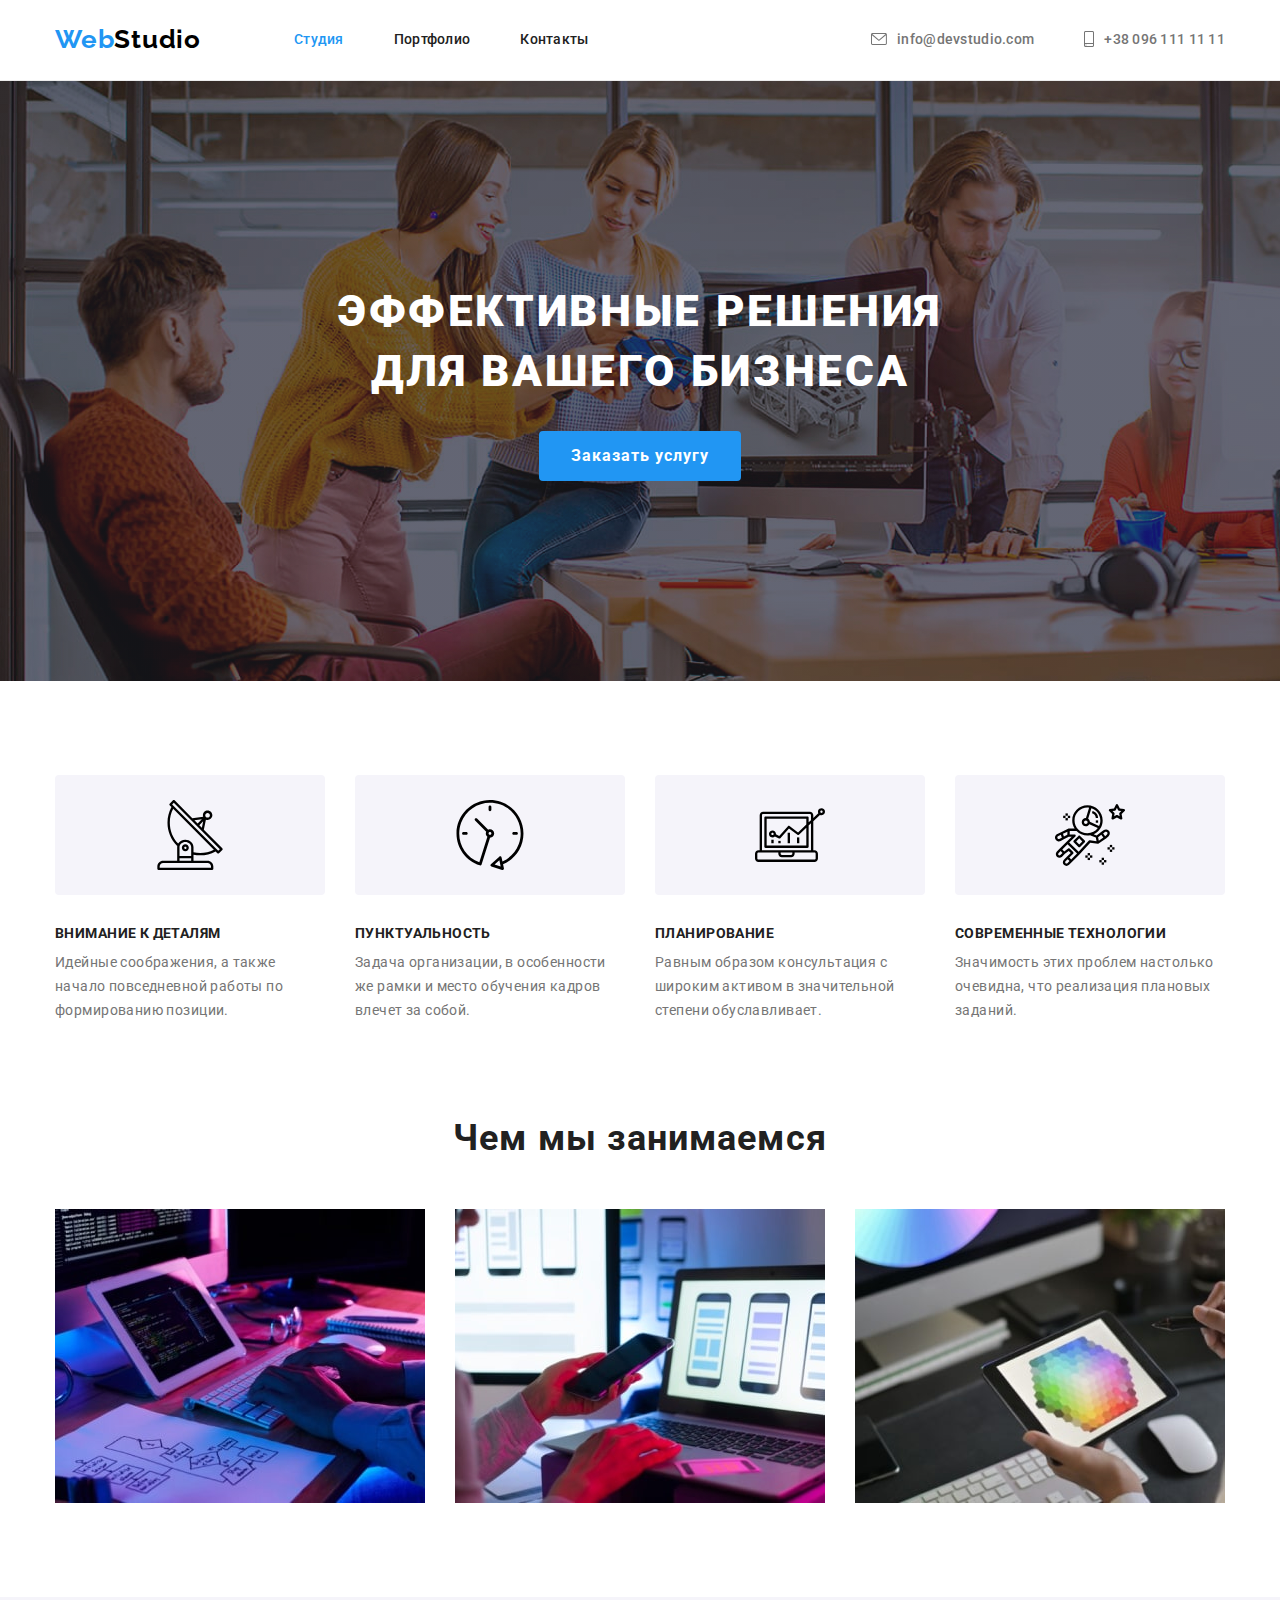
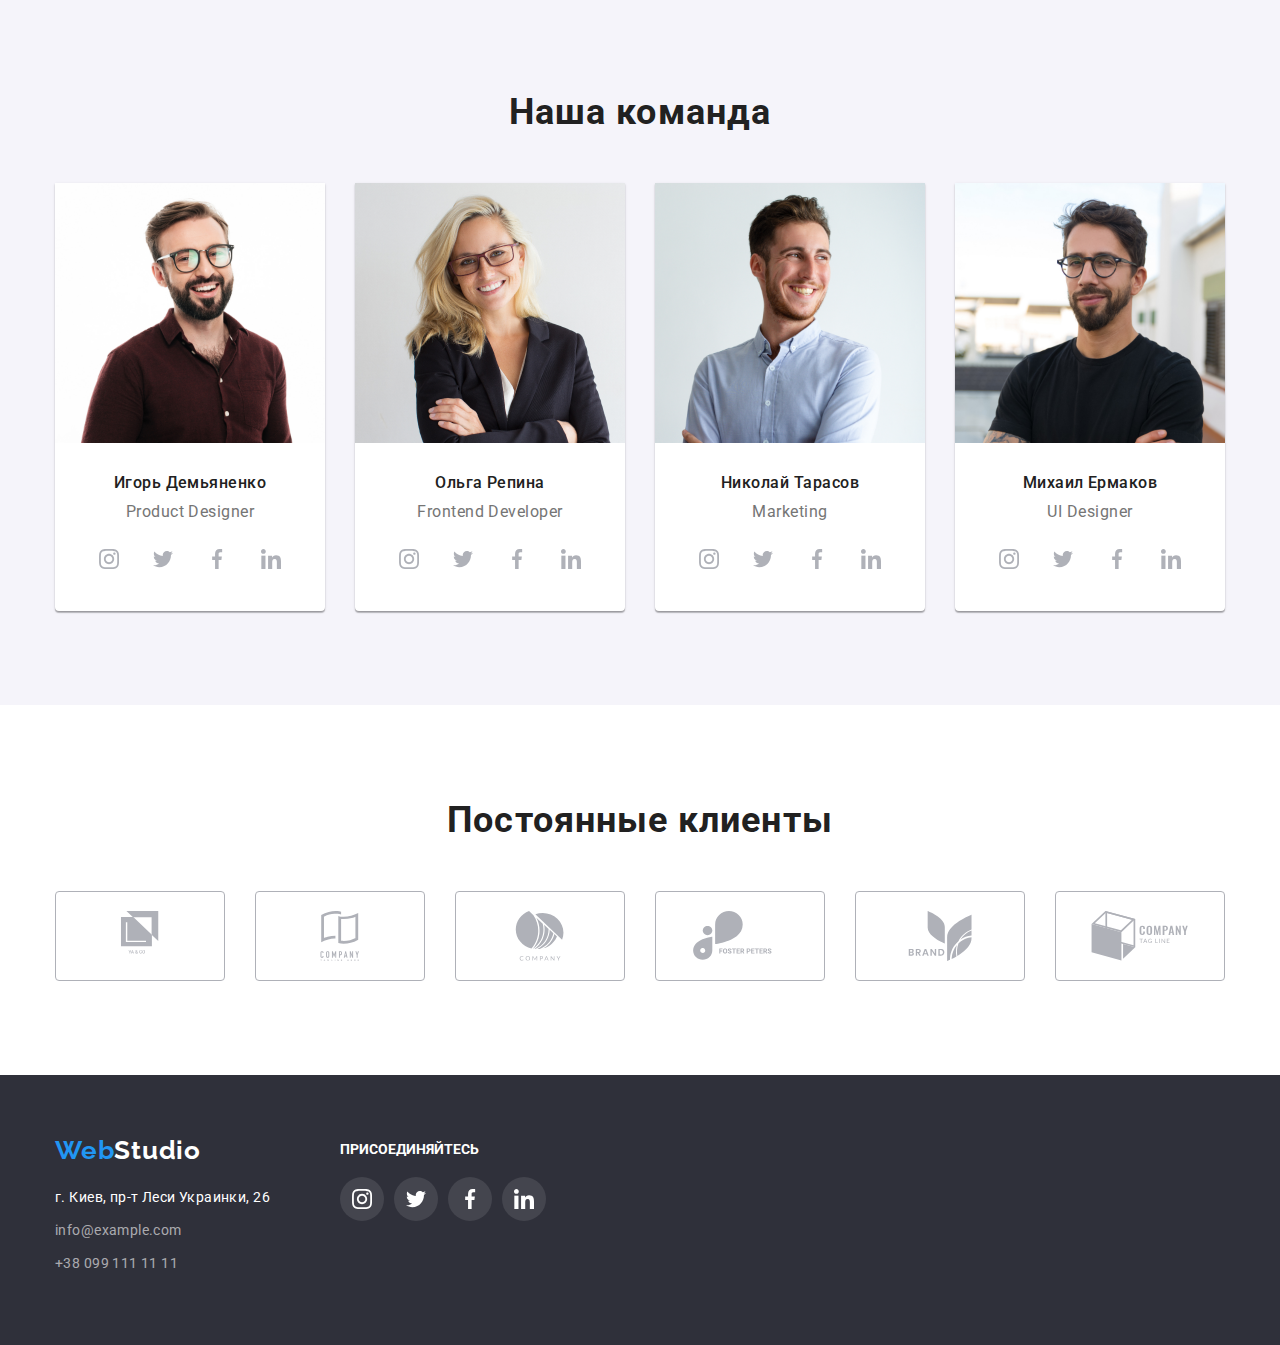
<file: index.html>
<!DOCTYPE html>
<html lang="ru">

<head>
    <meta charset="UTF-8">
    <meta name="viewport" content="width=device-width, initial-scale=1.0">
    <title>Студия</title>
    <link rel="stylesheet"
        href="https://cdnjs.cloudflare.com/ajax/libs/modern-normalize/1.0.0/modern-normalize.min.css">
    <link rel="preconnect" href="https://fonts.gstatic.com">
    <link rel="preconnect" href="https://fonts.gstatic.com">
    <link
        href="https://fonts.googleapis.com/css2?family=Raleway:wght@700&family=Roboto:wght@400;500;700;900&display=swap"
        rel="stylesheet">
    <link rel="stylesheet" href="./css/styles.css">
</head>

<!----------------- HEADER ------------------->

<body>
    <header class="header">
        <div class="container">
            <nav class="navigation">
                <a class="logo" href="./index.html" lang="en"><span class="logo-web">Web</span>Studio</a>
                <ul class="menu">
                    <li class="menu-item">
                        <a class="menu-link-studio" href="./index.html">Студия</a>
                    </li>
                    <li class="menu-item">
                        <a class="menu-link" href="./portfolio.html">Портфолио</a>
                    </li>
                    <li class="menu-item">
                        <a class="menu-link" href="a">Контакты</a>
                    </li>
                </ul>
            </nav>
            <address class="address">
                <ul class="addres-menu">
                    <li class="address-item">
                       <a class="header-mail" href="mailto:info@devstudio.com">  
                            <svg class="mail-icon">
                                <use href="./images/sprite.svg#icon-mail"></use>
                            </svg>
                             info@devstudio.com
                        </a>                                                
                    </li>
                    <li class="address-item">
                        <a class="header-tell" href="tel:+380961111111">
                            <svg class="phone-icon">
                                <use href="./images/sprite.svg#icon-phone"></use>
                            </svg>
                             +38 096 111 11 11
                        </a>
                    </li>
                </ul>
            </address>
        </div>
    </header>
    <main>

<!--------------------- HERO ------------------------>
        
        <section class="hero">
            <div class="container">
                <div class="div-hero">
                    <h1 class="hero-title">Эффективные решения<br>для вашего бизнеса</br></h1>
                </div>
                <button class="modal-button" type="button">Заказать услугу</button>
            </div>
        </section>

<!-------------------- ABOUT WORK ------------------->

        <section class="about-work">
            <div class="container">
                <h2 class="work-title">Invisible heading</h2>
                <ul class="work-list">
                    <li class="work-list-item">
                        <svg class="work-item-icon">
                            <use href="./images/sprite.svg#icon-antenna"> </use>
                        </svg>
                        <h3 class="work-subtitle-list-item">Внимание к деталям</h3>
                        <p class="work-text">Идейные соображения, а также начало повседневной работы по формированию
                            позиции.</p>
                    </li>
                    <li class="work-list-item">
                        <svg class="work-item-icon">
                            <use href="./images/sprite.svg#icon-clock"> </use>
                        </svg>
                        <h3 class="work-subtitle-list-item">Пунктуальность</h3>
                        <p class="work-text">Задача организации, в особенности же рамки и место обучения кадров влечет
                            за собой.</p>
                    </li>
                    <li class="work-list-item">
                        <svg class="work-item-icon">
                            <use href="./images/sprite.svg#icon-diagram"> </use>
                        </svg>
                        <h3 class="work-subtitle-list-item">Планирование</h3>
                        <p class="work-text">Равным образом консультация с широким активом в значительной степени
                            обуславливает.</p>
                    </li>
                    <li class="work-list-item">
                        <svg class="work-item-icon">
                            <use href="./images/sprite.svg#icon-astronaut"> </use>
                        </svg>
                        <h3 class="work-subtitle-list-item">Современные технологии</h3>
                        <p class="work-text">Значимость этих проблем настолько очевидна, что реализация плановых
                            заданий.</p>
                    </li>
                </ul>
            </div>
        </section>

 <!--------------------- ABOUT ----------------------->

        <section class="about">
            <div class="container">
                <h2 class="about-title">Чем мы занимаемся</h2>
                <ul class="about-list">
                    <li class="about-list-item">
                        <img class="about-list-img" src="./images/about/about-img-1.jpg"
                            alt="человек печатает на клавиатуре" width="370" height="294">
                    </li>
                    <li>
                        <img class="about-list-img" src="./images/about/about-img-2.jpg"
                            alt="человек разрабатывает приложение на телефоне" width="370" height="294">
                    </li>
                    <li>
                        <img class="about-list-img" src="./images/about/about-img-3.jpg"
                            alt="человек работает на планшете" width="370" height="294">
                    </li>
                </ul>
            </div>
        </section>

 <!--------------------- OUR TEAM -------------------->

        <section class="team">
            <div class="container">
                <h2 class="team-title">Наша команда</h2>
                <ul class="team-list">
                    <li class="team-list-item">
                        <img class="team-list-img" src="./images/team/team-img-1.jpg" alt="Product Designer" width="270"
                            height="260">
                        <div class="team-list-content-wrapper">
                            <h3 class="team-list-name">Игорь Демьяненко</h3>
                            <p class="team-list-position">Product Designer</p>
                            <ul class="social-list">
                                <li class="social-list-item">
                                    <a class="social-list-link" href="">
                                        <svg class="social-list-icon">
                                            <use href="./images/sprite.svg#icon-instagram"></use>
                                        </svg>
                                    </a>
                                </li>
                                <li class="social-list-item">
                                    <a class="social-list-link" href="">
                                        <svg class="social-list-icon">
                                            <use href="./images/sprite.svg#icon-twitter"></use>
                                        </svg>
                                    </a>
                                </li>
                                <li class="social-list-item">
                                    <a class="social-list-link" href="">
                                        <svg class="social-list-icon">
                                            <use href="./images/sprite.svg#icon-facebook"></use>
                                        </svg>
                                    </a>
                                </li>
                                <li class="social-list-item">
                                    <a class="social-list-link" href="">
                                        <svg class="social-list-icon">
                                            <use href="./images/sprite.svg#icon-linkedin"></use>
                                        </svg>
                                    </a>
                                </li>                                
                            </ul>
                        </div>
                    </li>
                    <li class="team-list-item">
                        <img class="team-list-img" src="./images/team/team-img-2.png" alt="Frontend Developer"
                            width="270" height="260">
                        <div class="team-list-content-wrapper">
                            <h3 class="team-list-name">Ольга Репина</h3>
                            <p class="team-list-position">Frontend Developer</p>
                            <ul class="social-list">
                                <li class="social-list-item">
                                    <a class="social-list-link" href="">
                                        <svg class="social-list-icon">
                                            <use href="./images/sprite.svg#icon-instagram"></use>
                                        </svg>
                                    </a>
                                </li>
                                <li class="social-list-item">
                                    <a class="social-list-link" href="">
                                        <svg class="social-list-icon">
                                            <use href="./images/sprite.svg#icon-twitter"></use>
                                        </svg>
                                    </a>
                                </li>
                                <li class="social-list-item">
                                    <a class="social-list-link" href="">
                                        <svg class="social-list-icon">
                                            <use href="./images/sprite.svg#icon-facebook"></use>
                                        </svg>
                                    </a>
                                </li>
                                <li class="social-list-item">
                                    <a class="social-list-link" href="">
                                        <svg class="social-list-icon">
                                            <use href="./images/sprite.svg#icon-linkedin"></use>
                                        </svg>
                                    </a>
                                </li>                        
                            </ul>
                        </div>
                    </li>
                    <li class="team-list-item">
                        <img class="team-list-img" src="./images/team/team-img-3.jpg" alt="Marketing" width="270"
                            height="260">
                        <div class="team-list-content-wrapper">
                            <h3 class="team-list-name">Николай Тарасов</h3>
                            <p class="team-list-position">Marketing</p>
                            <ul class="social-list">
                                <li class="social-list-item">
                                    <a class="social-list-link" href="">
                                        <svg class="social-list-icon">
                                            <use href="./images/sprite.svg#icon-instagram"></use>
                                        </svg>
                                    </a>
                                </li>
                                <li class="social-list-item">
                                    <a class="social-list-link" href="">
                                        <svg class="social-list-icon">
                                            <use href="./images/sprite.svg#icon-twitter"></use>
                                        </svg>
                                    </a>
                                </li>
                                <li class="social-list-item">
                                    <a class="social-list-link" href="">
                                        <svg class="social-list-icon">
                                            <use href="./images/sprite.svg#icon-facebook"></use>
                                        </svg>
                                    </a>
                                </li>
                                <li class="social-list-item">
                                    <a class="social-list-link" href="">
                                        <svg class="social-list-icon">
                                            <use href="./images/sprite.svg#icon-linkedin"></use>
                                        </svg>
                                    </a>
                                </li>                           
                            </ul>
                        </div>
                    </li>
                    <li class="team-list-item">
                        <img class="team-list-img" src="./images/team/team-img-4.jpg" alt="UI Designer" width="270"
                            height="260">
                        <div class="team-list-content-wrapper">
                            <h3 class="team-list-name">Михаил Ермаков</h3>
                            <p class="team-list-position">UI Designer</p>
                            <ul class="social-list">
                                <li class="social-list-item">
                                    <a class="social-list-link" href="https://www.instagram.com">
                                        <svg class="social-list-icon">
                                            <use href="./images/sprite.svg#icon-instagram"></use>
                                        </svg>
                                    </a>
                                </li>
                                <li class="social-list-item">
                                    <a class="social-list-link" href="">
                                        <svg class="social-list-icon">
                                            <use href="./images/sprite.svg#icon-twitter"></use>
                                        </svg>
                                    </a>
                                </li>
                                <li class="social-list-item">
                                    <a class="social-list-link" href="">
                                        <svg class="social-list-icon">
                                            <use href="./images/sprite.svg#icon-facebook"></use>
                                        </svg>
                                    </a>
                                </li>
                                <li class="social-list-item">
                                    <a class="social-list-link" href="">
                                        <svg class="social-list-icon">
                                            <use href="./images/sprite.svg#icon-linkedin"></use>
                                        </svg>
                                    </a>
                                </li>                           
                            </ul>
                        </div>
                    </li>
                </ul>
            </div>
        </section>

<!------------------- CLIENTS ----------------------->

        <section class="client-items">
            <div class="container">
                <h2 class="about-title">Постоянные клиенты</h2>
                <ul class="client">
                    <li class="client-item">
                        <a class="client-item-link" href="">
                            <svg class="client-item-icon">
                                <use href="./images/sprite.svg#icon-client-1"></use>
                            </svg>
                        </a>
                    </li>
                    <li class="client-item">
                        <a class="client-item-link" href="">
                            <svg class="client-item-icon">
                                <use href="./images/sprite.svg#icon-client-2"></use>
                            </svg>
                        </a>
                    </li>
                    <li class="client-item">
                        <a class="client-item-link" href="">
                            <svg class="client-item-icon">
                                <use href="./images/sprite.svg#icon-client-3"></use>
                            </svg>
                        </a>
                    </li>
                    <li class="client-item">
                        <a class="client-item-link" href="">
                            <svg class="client-item-icon">
                                <use href="./images/sprite.svg#icon-client-4"></use>
                            </svg>
                        </a>
                    </li>
                    <li class="client-item">
                        <a class="client-item-link" href="">
                            <svg class="client-item-icon">
                                <use href="./images/sprite.svg#icon-client-5"></use>
                            </svg>
                        </a>
                    </li>
                    <li class="client-item">
                        <a class="client-item-link" href="">
                            <svg class="client-item-icon">
                                <use href="./images/sprite.svg#icon-client-6"></use>
                            </svg>
                        </a>
                    </li>
                </ul>
            </div>
        </section>
    </main>

 <!--------------------- FOOTER --------------------->

    <footer class="footer">
        <div class="container container-footer">
            <div class="container-logo-footer">
                <div>
                    <a class="logo-footer" href="./index.html" lang="en"><span class="logo-footer-web">Web</span>Studio</a>
                </div>
                <address class="address">
                    <ul class="contact-list">
                        <li class="contact-list-item">
                            <a class="contact-list-address-link" href="https://goo.gl/maps/tQWSDvX8Jyqijxx69" target="blank">г. Киев,
                                пр-т Леси Украинки, 26</a>
                        </li>
                        <li class="contact-list-item">
                            <a class="contact-list-link" href="mailto:info@example.com">info@example.com</a>
                        </li>
                        <li class="contact-list-item">
                            <a class="contact-list-link" href="tel:+380991111111">+38 099 111 11 11</a>
                        </li>
                    </ul>
                </address>
            </div>
            <div>
                <p class="follow-us">ПРИСОЕДИНЯЙТЕСЬ<footer-social-list/p>
                <ul class="footer-social-list">
                    <li class="footer-social-item">
                        <a class="footer-social-link">
                            <svg class="footer-social-icon">
                                <use href="./images/sprite.svg#icon-instagram"></use>
                            </svg>    
                        </a>
                    </li>
                    <li class="footer-social-item">
                        <a class="footer-social-link">
                            <svg class="footer-social-icon">
                                <use href="./images/sprite.svg#icon-twitter"></use>
                            </svg>
                        </a>
                    </li>
                    <li class="footer-social-item">
                        <a class="footer-social-link">
                            <svg class="footer-social-icon">
                                <use href="./images/sprite.svg#icon-facebook"></use>
                            </svg>
                        </a>
                    </li>
                    <li class="footer-social-item">
                        <a class="footer-social-link">
                            <svg class="footer-social-icon">
                                <use href="./images/sprite.svg#icon-linkedin"></use>
                            </svg>
                        </a>
                    </li>
                </ul>
            </div>            
        </div>
    </footer>
</body>
</html>
</file>
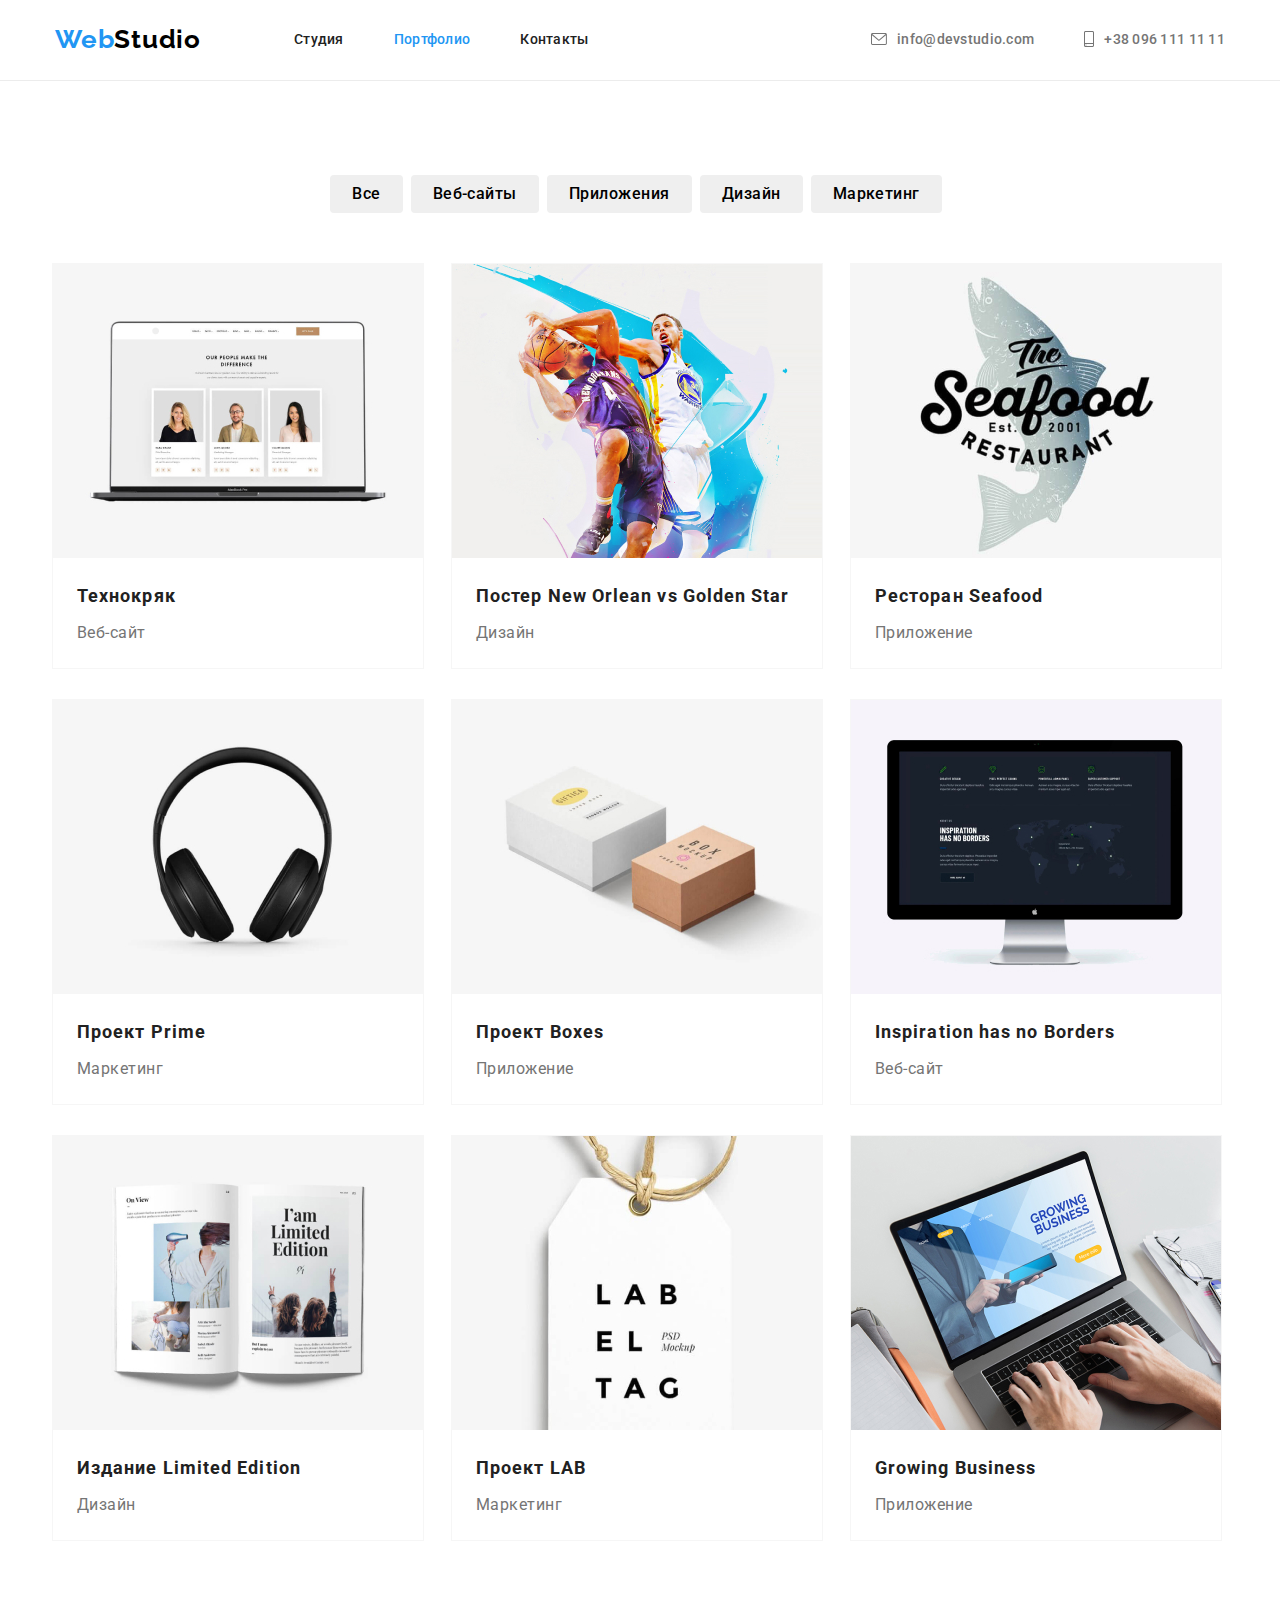
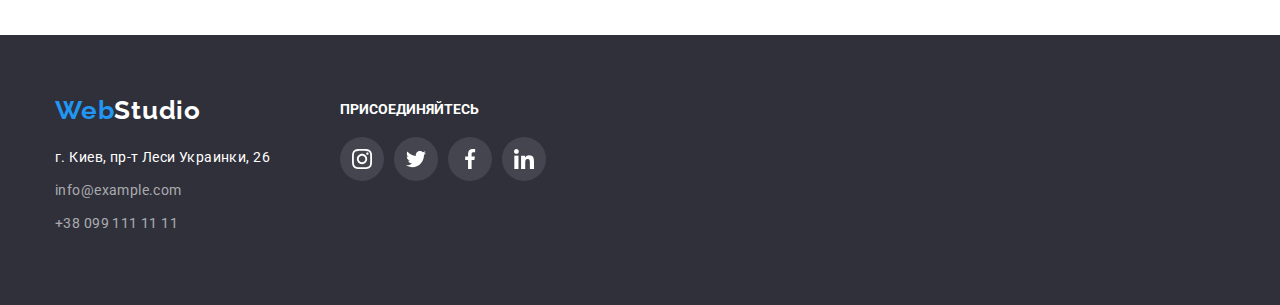
<file: portfolio.html>
<!DOCTYPE html>
<html lang="ru">
<head>
    <meta charset="UTF-8">
    <meta name="viewport" content="width=device-width, initial-scale=1.0">
    <title>Портфолио</title>
    <link rel="stylesheet" href="https://cdnjs.cloudflare.com/ajax/libs/modern-normalize/1.0.0/modern-normalize.min.css">
    <link rel="preconnect" href="https://fonts.gstatic.com">
    <link rel="preconnect" href="https://fonts.gstatic.com">
    <link href="https://fonts.googleapis.com/css2?family=Raleway:wght@700&family=Roboto:wght@400;500;700;900&display=swap"
        rel="stylesheet">
    <link rel="stylesheet" href="./css/styles.css">
</head>
<body>

<!------------------- HEADER ------------------------->

    <header class="header">
        <div class="container">
            <nav class="navigation">
                <a class="logo" href="./index.html" lang="en"><span class="logo-web">Web</span>Studio</a>
                <ul class="menu">
                    <li class="menu-item">
                        <a class="menu-link" href="./index.html">Студия</a>
                    </li>
                    <li class="menu-item">
                        <a class="menu-link-portfolio" href="./portfolio.html">Портфолио</a>
                    </li>
                    <li class="menu-item">
                        <a class="menu-link" href="a">Контакты</a>
                    </li>
                </ul>
            </nav>

            <address class="address">
                <ul class="addres-menu">
                    <li class="address-item">
                        <a class="header-mail" href="mailto:info@devstudio.com">
                            <svg class="mail-icon">
                                <use href="./images/sprite.svg#icon-mail"></use>
                            </svg>
                            info@devstudio.com
                        </a>           
                    </li>
                    <li class="address-item">
                        <a class="header-tell" href="tel:+380961111111">
                            <svg class="phone-icon">
                                <use href="./images/sprite.svg#icon-phone"></use>
                            </svg>
                            +38 096 111 11 11
                        </a>
                    </li>
                </ul>
            </address>
        </div>
    </header>

    <!------------------- BUTTON ------------------------------>

    <main>
        <section class="button-portfolio" >
            <div class="container">
                <h1 class="button-title">Invisible heading</h1>
                <ul class="button-list">
                     <li>
                        <button class="button-list-item" type="button">Все</button>
                    </li>
                    <li>
                        <button class="button-list-item" type="button">Веб-сайты</button>
                    </li>
                    <li>
                        <button class="button-list-item" type="button">Приложения</button>
                    </li>
                    <li>
                        <button class="button-list-item" type="button">Дизайн</button>
                    </li>
                    <li>
                        <button class="button-list-item" type="button">Маркетинг</button>
                    </li>                   
                </ul>
            </div>
           
<!------------------- Portfolio ---------------------------->

            <div class="container">
                <h2 class="portfolio-title">Invisible heading</h2>
                <ul class="portfolio-list">
                    <li class="portfolio-list-item">
                        <a class="portfolio-list-link" href="">
                            <img src="./images/portfolio/portfolio-img-1.jpg" alt="Технокряк" width="370" height="294">
                            <div class="portfolio-container">
                                <h3 class="portfolio-subtitle-list-item">Технокряк</h3>
                                <p class="text-portfolio">Веб-сайт</p>
                            </div>
                        </a>
                    </li>      
                    <li class="portfolio-list-item">
                        <a class="portfolio-list-link" href="">
                            <img src="./images/portfolio/portfolio-img-2.jpg" alt="Постер" width="370" height="294">
                            <div class="portfolio-container">
                                <h3 class="portfolio-subtitle-list-item">Постер New Orlean vs Golden Star</h3>
                                <p class="text-portfolio">Дизайн</p>
                            </div>
                        </a>      
                    </li>
                    <li class="portfolio-list-item">
                        <a class="portfolio-list-link" href="">
                            <img src="./images/portfolio/portfolio-img-3.jpg" alt="Ресторан Seafood" width="370" height="294">
                            <div class="portfolio-container">
                                <h3 class="portfolio-subtitle-list-item">Ресторан Seafood</h3>
                                <p class="text-portfolio">Приложение</p>
                            </div>
                        </a>          
                    </li>
                    <li class="portfolio-list-item">
                        <a class="portfolio-list-link" href="">
                            <img src="./images/portfolio/portfolio-img-4.jpg" alt="Проект Prime" width="370" height="294">
                            <div class="portfolio-container">
                                <h3 class="portfolio-subtitle-list-item">Проект Prime</h3>
                                <p class="text-portfolio">Маркетинг</p>
                            </div>
                        </a>                       
                    </li>
                    <li class="portfolio-list-item">
                        <a class="portfolio-list-link" href="">
                            <img src="./images/portfolio/portfolio-img-5.jpg" alt="Проект Boxes" width="370" height="294">
                            <div class="portfolio-container">
                                <h3 class="portfolio-subtitle-list-item">Проект Boxes</h3>
                                <p class="text-portfolio">Приложение</p>
                            </div>
                        </a>           
                    </li>        
                    <li class="portfolio-list-item">
                        <a class="portfolio-list-link" href="">
                            <img src="./images/portfolio/portfolio-img-6.jpg" alt="Inspiration has no Borders" width="370" height="294">
                            <div class="portfolio-container">
                                <h3 class="portfolio-subtitle-list-item">Inspiration has no Borders</h3>
                                <p class="text-portfolio">Веб-сайт</p>
                            </div>
                        </a>           
                    </li>
                    <li class="portfolio-list-item">
                        <a class="portfolio-list-link" href="">
                            <img src="./images/portfolio/portfolio-img-7.jpg" alt="Издание Limited Edition" width="370" height="294">
                            <div class="portfolio-container">
                                <h3 class="portfolio-subtitle-list-item">Издание Limited Edition</h3>
                                <p class="text-portfolio">Дизайн</p>
                            </div>
                        </a>              
                    </li>      
                    <li class="portfolio-list-item">
                        <a class="portfolio-list-link" href="">
                            <img src="./images/portfolio/portfolio-img-8.jpg" alt="Проект LAB" width="370" height="294">
                            <div class="portfolio-container">
                                <h3 class="portfolio-subtitle-list-item">Проект LAB</h3>
                                <p class="text-portfolio">Маркетинг</p>
                            </div>
                        </a>                      
                    </li>
                    <li class="portfolio-list-item">
                        <a class="portfolio-list-link" href="">
                            <img src="./images/portfolio/portfolio-img-9.jpg" alt="Growing Business" width="370" height="294">
                            <div class="portfolio-container">
                                <h3 class="portfolio-subtitle-list-item">Growing Business</h3>
                                <p class="text-portfolio">Приложение</p>
                            </div>
                        </a>                       
                    </li>
                </ul>
            </div>           
        </section>      
    </main>

<!--------------------- FOOTER --------------------------->

    <footer class="footer">
        <div class="container container-footer">
            <div class="container-logo-footer">
                <div>
                    <a class="logo-footer" href="./index.html" lang="en"><span class="logo-footer-web">Web</span>Studio</a>
                </div>
                <address class="address">
                    <ul class="contact-list">
                        <li class="contact-list-item">
                            <a class="contact-list-address-link" href="https://goo.gl/maps/tQWSDvX8Jyqijxx69"
                                target="blank">г. Киев,
                                пр-т Леси Украинки, 26</a>
                        </li>
                        <li class="contact-list-item">
                            <a class="contact-list-link" href="mailto:info@example.com">info@example.com</a>
                        </li>
                        <li class="contact-list-item">
                            <a class="contact-list-link" href="tel:+380991111111">+38 099 111 11 11</a>
                        </li>
                    </ul>
                </address>
            </div>
            <div>
                <p class="follow-us">ПРИСОЕДИНЯЙТЕСЬ</p>
                    <ul class="footer-social-list">
                        <li class="footer-social-item">
                            <a class="footer-social-link">
                                <svg class="footer-social-icon">
                                    <use href="./images/sprite.svg#icon-instagram"></use>
                                </svg>
                            </a>
                        </li>
                        <li class="footer-social-item">
                            <a class="footer-social-link">
                                <svg class="footer-social-icon">
                                    <use href="./images/sprite.svg#icon-twitter"></use>
                                </svg>
                            </a>
                        </li>
                        <li class="footer-social-item">
                            <a class="footer-social-link">
                                <svg class="footer-social-icon">
                                    <use href="./images/sprite.svg#icon-facebook"></use>
                                </svg>
                            </a>
                        </li>
                        <li class="footer-social-item">
                            <a class="footer-social-link">
                                <svg class="footer-social-icon">
                                    <use href="./images/sprite.svg#icon-linkedin"></use>
                                </svg>
                            </a>
                        </li>
                    </ul>
            </div>
        </div>
    </footer> 
</body>
</html>
</file>
<file: css/styles.css>
:root {
  --accent-color: #2196f3;
  --main-font: 'Roboto', sans-serif;
  --secondary-font: 'Raleway', sans-serif;
  --accent-text-color: #212121;
  --main-text-color: #757575;
}

body {
  font-family: var(--main-font);
}
.address {
  font-style: normal;
}

.portfolio-title,
.button-title,
.work-title {
  position: absolute;
  width: 1px;
  height: 1px;
  margin: -1px;
  border: 0;
  padding: 0;
  white-space: nowrap;
  clip-path: inset(100%);
  clip: rect(0 0 0 0);
  overflow: hidden;
}

.menu,
.addres-menu,
.work-list,
.about-list,
.team-list,
.contact-list,
.button-list,
.portfolio-list,
.social-list,
.footer-social-list {
  list-style: none;
}

h1,
h2,
h3,
h4,
h5,
h6 {
  margin: 0px;
}

ul,
ol {
  margin: 0px;
  padding: 0px;
}

p {
  margin: 0px;
}

img {
  display: block;
}

.container {
  width: 1200px;
  padding: 0 15px;
  margin: 0 auto;
}

/* ============ HEADER ===============*/

.header {
  padding-top: 24px;
  padding-bottom: 25px;
  border-bottom: 1px solid #ececec;
}

.header .container {
  display: flex;
  align-items: center;
}

.header .logo {
  margin-right: 93px;
}

.header .address {
  margin-left: auto;
}

.address-item:not(:last-child) {
  margin-right: 50px;
}
.navigation {
  display: flex;
  align-items: center;
}
.menu {
  display: flex;
}

.menu-item:not(:last-child) {
  margin-right: 50px;
}

.addres-menu {
  display: flex;
}
.logo {
  font-family: var(--secondary-font);
  font-weight: 700;
  font-size: 26px;
  line-height: 1.192;
  letter-spacing: 0.03em;
  color: black;
  text-decoration: none;
}

.logo-web,
.logo-footer-web {
  color: #2196f3;
}

.menu-link {
  font-weight: 500;
  font-size: 14px;
  line-height: 1.143;
  letter-spacing: 0.02em;
  color: var(--accent-text-color);
  text-decoration: none;
}

.menu-link-studio,
.menu-link-portfolio {
  font-weight: 500;
  font-size: 14px;
  line-height: 1.143;
  letter-spacing: 0.02em;
  text-decoration: none;
  color: var(--accent-color);
}

.menu-link:hover,
.menu-link:focus {
  color: var(--accent-color);
}

.header-tell {
  display: flex;
  align-items: center;
  font-weight: 500;
  font-size: 14px;
  line-height: 1.143;
  letter-spacing: 0.02em;
  color: var(--main-text-color);
  text-decoration: none;
}

.header-mail {
  display: flex;
  align-items: center;
  font-weight: 500;
  font-size: 14px;
  line-height: 1.143;
  letter-spacing: 0.02em;
  color: var(--main-text-color);
  text-decoration: none;
}

.header-mail:hover,
.header-mail:focus {
  color: var(--accent-color);
}

.header-mail:hover .mail-icon,
.header-mail:focus .mail-icon {
  fill: var(--accent-color);
}

.header-tell:hover,
.header-tell:focus {
  color: var(--accent-color);
}

.header-tell:hover .phone-icon,
.header-tell:focus .phone-icon {
  fill: var(--accent-color);
}

.mail-icon {
  align-items: center;
  width: 16px;
  height: 12px;
  margin-right: 10px;
  fill: var(--main-text-color);
}

.phone-icon {
  align-items: center;
  width: 10px;
  height: 16px;
  margin-right: 10px;
  fill: var(--main-text-color);
}

/* ============ AND HEADER ==============*/

/* =============== HERO =================*/

.hero {
  background-color: #2f303a;
  text-align: center;
  height: 600px;
  max-width: 1600px;
  margin: auto;
  background-image: linear-gradient(
      rgba(47, 48, 58, 0.4),
      rgba(47, 48, 58, 0.4)
    ),
    url('../images/hero/bg.jpg');
  background-repeat: no-repeat;
  background-size: cover;
}

.hero-title {
  font-weight: 900;
  font-size: 44px;
  line-height: 1.364;
  letter-spacing: 0.06em;
  text-transform: uppercase;
  color: #ffffff;
  padding-top: 200px;
  padding-bottom: 30px;
}

.modal-button {
  min-width: 200px;
  height: 50px;
  font-weight: 700;
  font-size: 16px;
  line-height: 1.875;
  letter-spacing: 0.06em;
  background: var(--accent-color);
  color: #ffffff;
  padding: 10px 32px;
  border: none;
  border-radius: 4px;
}

/* ============== END HERO ================*/

/* ============= ABOUT WORK ===============*/

.about-work .work-list {
  display: flex;
}
.about-work .work-subtitle-list-item {
  margin-bottom: 10px;
}

.work-list-item:not(:last-child) {
  margin-right: 30px;
}

.about-work {
  padding-top: 94px;
  padding-bottom: 94px;
}
.work-subtitle-list-item {
  font-weight: 700;
  font-size: 14px;
  line-height: 1.142;
  letter-spacing: 0.03em;
  text-transform: uppercase;
  color: var(--accent-text-color);
}
.work-text {
  font-weight: 400;
  font-size: 14px;
  line-height: 1.714;
  letter-spacing: 0.03em;
  color: var(--main-text-color);
}

.work-item-icon {
  display: block;
  width: 270px;
  height: 120px;
  margin-bottom: 30px;
  background-color: #f5f4fa;
  border-radius: 4px;
  padding: 25px 100px;
}

/* ============ END ABOUT WORK ==============*/

/* ============ TEAM and ABOUT ==============*/

.about-list {
  display: flex;
  justify-content: space-between;
}

.about {
  padding-bottom: 94px;
}

.about-title,
.team-title {
  font-weight: 700;
  font-size: 36px;
  line-height: 1.167;
  letter-spacing: 0.03em;
  color: var(--accent-text-color);
  text-align: center;
  margin-bottom: 50px;
}
.team-list-name {
  font-weight: 500;
  font-size: 16px;
  line-height: 1.188;
  letter-spacing: 0.03em;
  color: var(--accent-text-color);
}
.team-list-position {
  font-style: normal;
  font-weight: 400;
  font-size: 16px;
  line-height: 1.188;
  letter-spacing: 0.03em;
  color: var(--main-text-color);
  margin-bottom: 16px;
}

.team-list {
  display: flex;
  justify-content: space-between;
}
.team-list-item:not(:last-child) {
  margin-right: 30px;
}
.team-list-item {
  box-shadow: 0px 1px 3px rgba(0, 0, 0, 0.12), 0px 1px 1px rgba(0, 0, 0, 0.14),
    0px 2px 1px rgba(0, 0, 0, 0.2);
  border-radius: 0px 0px 4px 4px;
  background-color: #fff;
}

.team {
  padding-top: 94px;
  padding-bottom: 94px;
  background-color: #f5f4fa;
}

.team .team-title {
  margin-bottom: 50px;
}

.team-list-content-wrapper {
  padding-top: 30px;
  padding-bottom: 30px;
  padding-right: 32px;
  padding-left: 32px;
  text-align: center;
}

.team-list-name {
  margin-bottom: 10px;
}

.social-list {
  display: flex;
  justify-content: space-between;
}

.social-list-link {
  display: flex;
  justify-content: center;
  align-items: center;
  width: 44px;
  height: 44px;
  border-radius: 50%;

  background-color: #fff;
}

.social-list-link:hover,
.social-list-link:focus {
  background-color: var(--accent-color);
}

.social-list-link:hover .social-list-icon,
.social-list-link:focus .social-list-icon {
  fill: #fff;
}

.social-list-icon {
  width: 20px;
  height: 20px;
  fill: #afb1b8;
}

/* ============ END TEAM and ABOUT ============*/

/* ============ CLIENTS ============*/

.client-items {
  padding-top: 94px;
  padding-bottom: 94px;
}

.client {
  display: flex;
  justify-content: space-between;
  list-style: none;
}

.client-item-link {
  display: flex;
  justify-content: center;
  align-items: center;
  width: 170px;
  height: 90px;
  border: solid #afb1b8 1px;
  border-radius: 4px;
}

.client-item-icon {
  fill: #afb1b8;
  height: 50px;
}

.client-item-link:hover,
.client-item-link:focus {
  background-color: #fff;
  border-color: var(--accent-color);
}

.client-item-link:hover .client-item-icon,
.client-item-link:focus .client-item-icon {
  fill: var(--accent-color);
}

/* ============ END CLIENTS ============*/

/*=========== BUTTON ==========*/

.button-portfolio {
  padding-top: 94px;
  padding-bottom: 94px;
}

.button-list {
  display: flex;
  justify-content: center;
  margin-bottom: 50px;
}

.button-list-item {
  margin-right: 8px;
  border: none;
  cursor: pointer;
  max-width: 145px;
  height: 38px;
  padding: 6px 22px;
  font-family: var(--main-font);
  font-weight: 500;
  font-size: 16px;
  line-height: 1.625;
  letter-spacing: 0.03em;
  border-radius: 4px;
}

.button-list-item:hover {
  background-color: var(--accent-color);
  color: white;
  box-shadow: 0px 1px 3px rgba(0, 0, 0, 0.12), 0px 1px 1px rgba(0, 0, 0, 0.14),
    0px 2px 1px rgba(0, 0, 0, 0.2);
  border-radius: 0px 0px 4px 4px;
}

/*=========== END BUTTON ==========*/

/*=========== PORTFOLIO ===========*/

.portfolio-list {
  display: flex;
  flex-wrap: wrap;
  margin-left: -30px;
  margin-top: -30px;
}

.portfolio-list-item:hover,
.portfolio-list-item:focus {
  box-shadow: 0px 1px 1px rgba(0, 0, 0, 0.12), 0px 4px 4px rgba(0, 0, 0, 0.06),
    1px 4px 4px rgba(0, 0, 0, 0.16);
}

.portfolio-list-item {
  margin-left: 27px;
  margin-top: 30px;
  flex-basis: calc(100% / 3 - 30px);
  border: 1px solid #f6f6f6;
  cursor: pointer;
}

.portfolio-container {
  padding-left: 24px;
  padding-right: 24px;
  padding-top: 20px;
  padding-bottom: 20px;
}

.portfolio-subtitle-list-item {
  margin-bottom: 4px;
}

.portfolio-subtitle-list-item {
  font-weight: 700;
  font-size: 18px;
  line-height: 2;
  letter-spacing: 0.06em;
  color: var(--accent-text-color);
}

.text-portfolio {
  font-weight: 400;
  font-size: 16px;
  line-height: 1.875;
  letter-spacing: 0.03em;
  color: var(--main-text-color);
}

.portfolio-list-link {
  text-decoration: none;
}

/*=========== END PORTFOLIO ===========*/

/* ================= FOOTER =================*/

.footer {
  background-color: #2f303a;
  padding-top: 60px;
  padding-bottom: 60px;
}

.logo-footer {
  font-family: var(--secondary-font);
  font-weight: 700;
  font-size: 26px;
  line-height: 1.192;
  letter-spacing: 0.03em;
  color: #ffffff;
  text-decoration: none;
  display: inline-block;
  margin-bottom: 20px;
}

.container-footer {
  display: flex;
}

.contact-list-address-link {
  font-weight: 400;
  font-size: 14px;
  line-height: 1.714;
  letter-spacing: 0.03em;
  color: #ffffff;
  text-decoration: none;
}

.contact-list-link {
  font-weight: 400;
  font-size: 14px;
  line-height: 1.714;
  letter-spacing: 0.03em;
  color: rgba(255, 255, 255, 0.6);
  text-decoration: none;
}

.contact-list-item {
  padding-bottom: 9px;
}
.container-logo-footer {
  margin-right: 70px;
}

.footer-social-list {
  display: flex;
}

.footer-social-link {
  display: flex;
  justify-content: center;
  align-items: center;
  width: 44px;
  height: 44px;
  border-radius: 50%;
  background-color: rgba(255, 255, 255, 0.1);
}

.footer-social-icon {
  width: 20px;
  height: 20px;
}

.follow-us {
  display: inline-block;
  margin-bottom: 20px;
  margin-top: 6px;
  color: #fff;
  font-size: 14px;
  font-weight: 700;
}

.footer-social-icon {
  fill: #fff;
}

.footer-social-item:not(:last-child) {
  margin-right: 10px;
}

.footer-social-item {
  cursor: pointer;
}

.footer-social-link:hover,
.footer-social-link:focus {
  background-color: var(--accent-color);
}

/* ============= END FOOTER ===============*/
</file>
